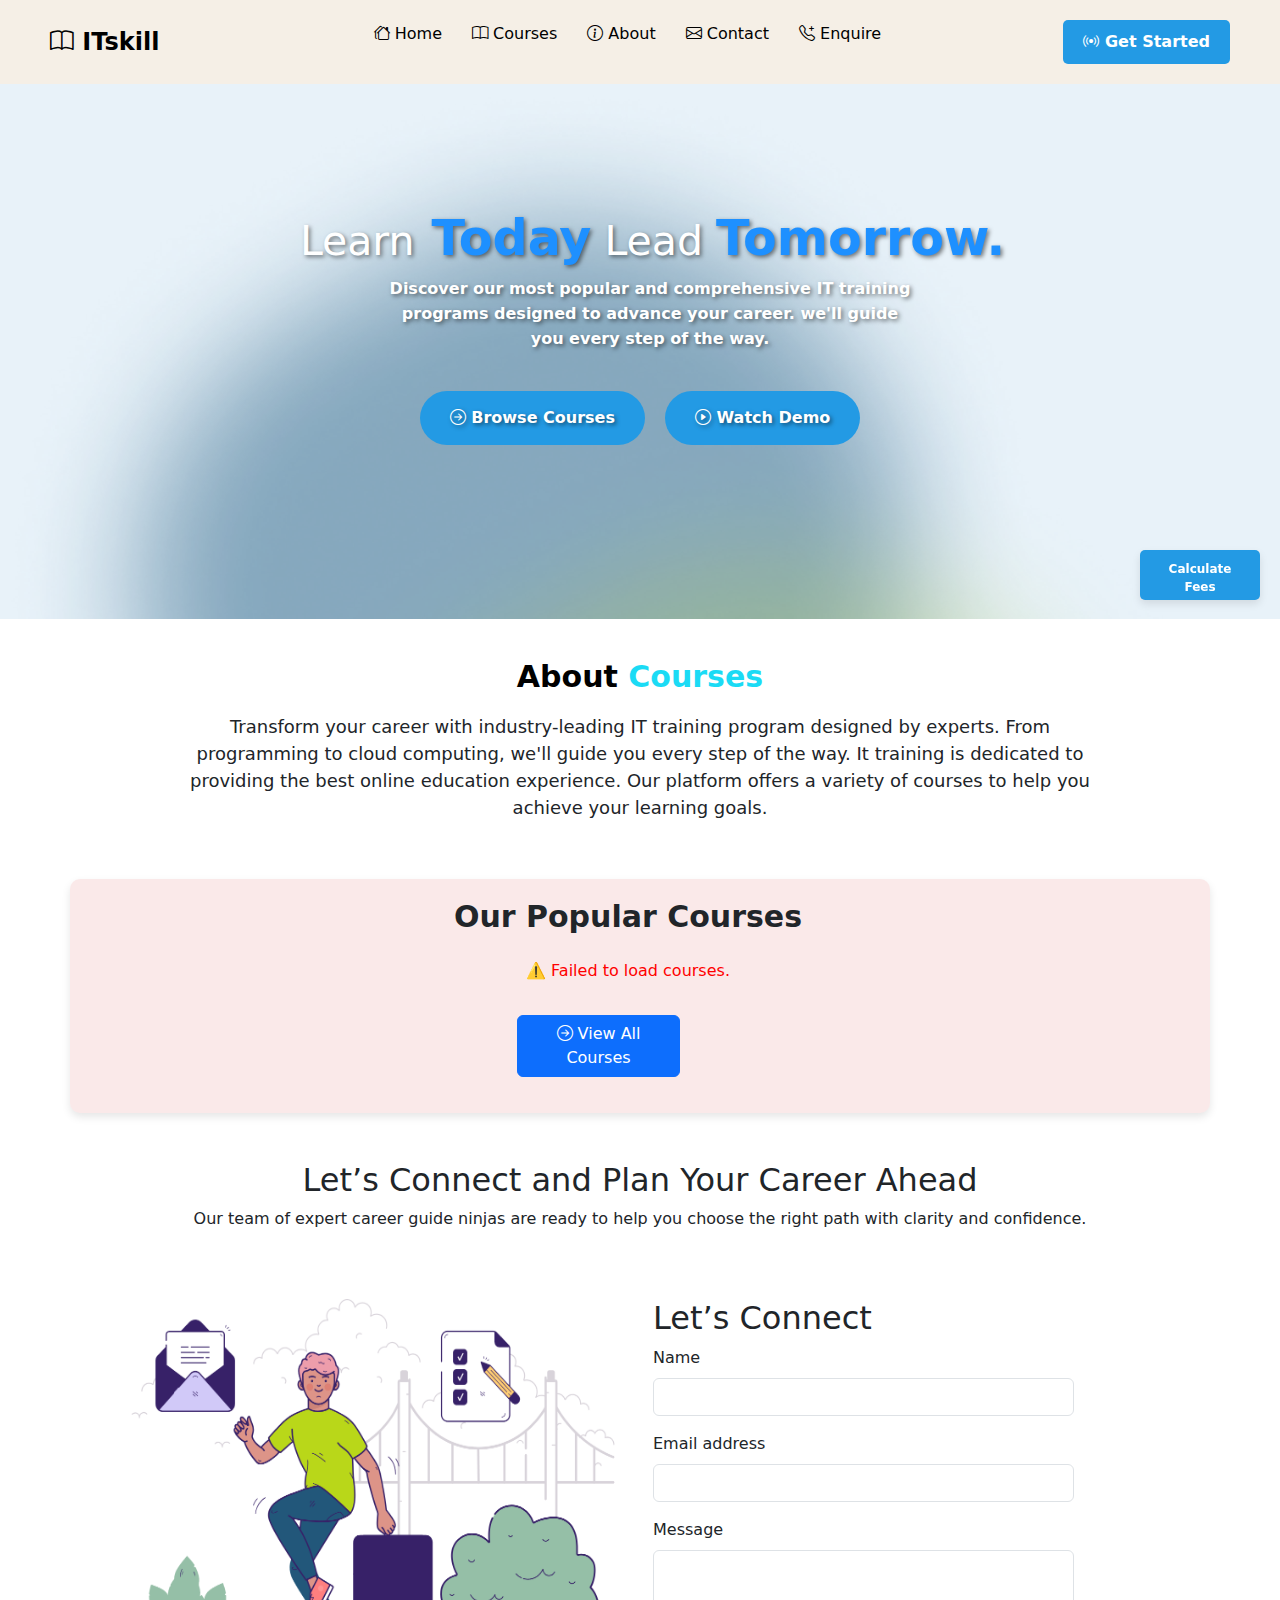
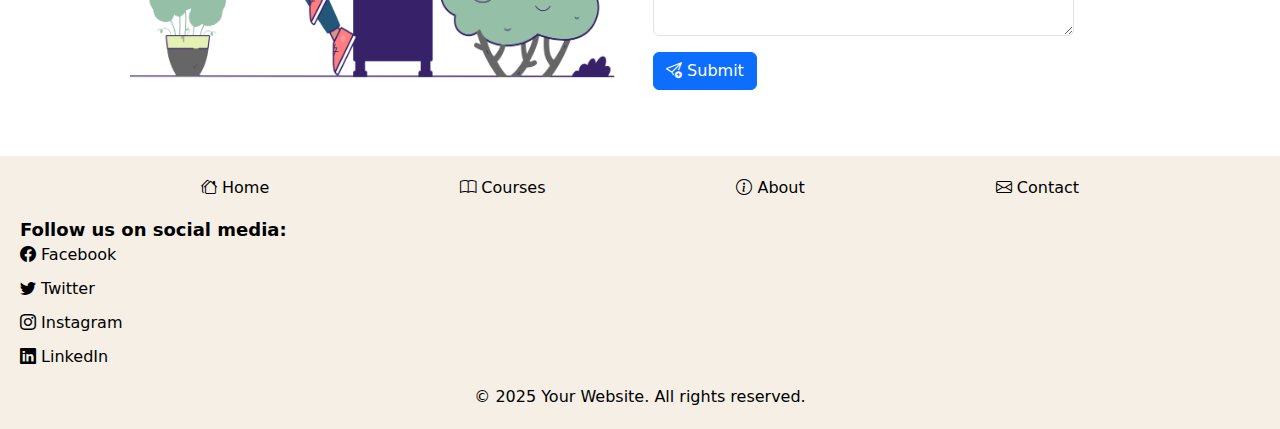
<file: index.html>
<!DOCTYPE html>
<html lang="en">

<head>
    <meta charset="UTF-8">
    <meta name="viewport" content="width=device-width, initial-scale=1.0">
    <title>ITskill-Learn Today Lead Tomorrow.</title>
    <link rel="stylesheet" href="styles.css">
    <link href="bootstrap-5.3.7-dist/css/bootstrap.min.css" rel="stylesheet">
    <script src="https://cdn.jsdelivr.net/npm/bootstrap@5.3.7/dist/js/bootstrap.bundle.min.js"
        integrity="sha384-ndDqU0Gzau9qJ1lfW4pNLlhNTkCfHzAVBReH9diLvGRem5+R9g2FzA8ZGN954O5Q"
        crossorigin="anonymous"></script>
    <link href="https://cdn.jsdelivr.net/npm/bootstrap-icons@1.10.5/font/bootstrap-icons.css" rel="stylesheet">
    
</head>
</button>

<body>
    <!-- Header Start -->
    <header>
        <nav class="navbar">
            <a href="index.html" class="logo"><i class="bi bi-book"></i> ITskill</a>
            <ul class="nav-links" type="none">
                <li class="links"><a href="index.html"><i class="bi bi-houses"></i> Home</a></li>
                <li class="links"><a href="Courses.html"><i class="bi bi-book"></i> Courses</a></li>
                <li class="links"><a href="About.html"><i class="bi bi-info-circle"></i> About</a></li>
                <li class="links"><a href="Contact.html"><i class="bi bi-envelope"></i> Contact</a></li>
                <li class="links"><a href="#" data-bs-toggle="modal" data-bs-target="#EnquireModal"><i
                            class="bi bi-telephone-plus"></i> Enquire</a></li>
            </ul>

            <a href="Get-started-login.html" class="login"><i class="bi bi-broadcast"></i> Get Started</a>
        </nav>
    </header>
    <!-- Calculator Section -->
<main>
    <!-- Button trigger modal -->
    <button type="button" class="btn btn-primary CalculateFees" data-bs-toggle="modal"
        data-bs-target="#exampleModal">
        Calculate Fees
    </button>

    <div class="modal fade" id="exampleModal" tabindex="-1" aria-labelledby="exampleModalLabel"
        aria-hidden="true">
        <div class="modal-dialog">
            <div class="modal-content">
                <div class="modal-header">
                    <h1 class="modal-title fs-5" id="exampleModalLabel">Calculate Fees</h1>
                    <button type="button" class="btn-close" data-bs-dismiss="modal"
                        aria-label="Close"></button>
                </div>
                <div class="modal-body">
                    <form id="emiForm">
                        <div class="mb-3">
                            <label for="name" class="form-label">Name</label>
                            <input type="text" class="form-control" id="name" required
                                placeholder="Enter your name">
                        </div>
                        <div class="mb-3">
                            <label for="phone" class="form-label">Phone Number</label>
                            <input type="tel" class="form-control" id="phone" required
                                placeholder="Enter your phone number">
                        </div>
                        <div class="mb-3">
                            <label for="email" class="form-label">Email</label>
                            <input type="email" class="form-control" id="email" required
                                placeholder="Enter your email">
                        </div>
                        <div class="mb-3">
                            <label for="courseSelect" class="form-label">Select Course</label>
                            <select id="courseSelect" class="form-select">
                                <option value="" disabled selected>Select a course</option>
                                <option value="webDevelopment" data-fee="50000">Web Development</option>
                                <option value="dataScience" data-fee="80000">Data Science</option>
                                <option value="pythonDevelopment" data-fee="60000">Python Development</option>
                                <option value="graphicDesign" data-fee="40000">Graphic Design</option>
                                <option value="javaDevelopment" data-fee="70000">Java Development</option>
                            </select>
                        </div>
                        <div class="mb-3">
                            <label for="durationSelect" class="form-label">Select Duration</label>
                            <select id="durationSelect" class="form-select">
                                <option value="" disabled selected>Select duration</option>
                                <option value="6">6 Months</option>
                                <option value="12">12 Months</option>
                                <option value="24">24 Months</option>
                            </select>
                        </div>
                    </form>
                    <!-- EMI Result -->
                    <div id="emiResult" class="alert alert-info d-none mt-3"></div>
                </div>
                <div class="modal-footer">
                    <!-- <button type="button" class="btn btn-secondary" data-bs-dismiss="modal">Close</button> -->
                    <button type="button" id="calculateBtn" class="btn btn-primary">Calculate EMI</button>
                </div>
            </div>
        </div>
    </div>
</main>
    <!-- Calculator Section End -->
    <!-- Header End -->
    <!-- Banner Start -->
    <main>
        <div class="banner">
            <div class="banner-content">
                <div class="banner-text">
                    <h1>Learn<span> Today</span> Lead <span>Tomorrow.</span></h1>
                    <p>Discover our most popular and comprehensive IT training programs designed to advance your
                        career. we'll guide you every step of the way.</p>
                    <div class="banner-buttons">
                        <a href="#courses" class="banner-btn"><i class="bi bi-arrow-right-circle"></i> Browse
                            Courses</a>
                        <a href="#" class="banner-btn" data-bs-toggle="modal" data-bs-target="#WatchModal"><i
                                class="bi bi-play-circle"></i> Watch Demo</a>
                    </div>
                </div>
            </div>
        </div>
    </main>
    <!-- Banner End -->
    <!-- Watch Demo Start -->
    <!-- Button trigger modal -->
    <div class="modal fade" id="WatchModal" tabindex="-1" aria-labelledby="WatchModalLabel" aria-hidden="true">
        <div class="modal-dialog">
            <div class="modal-content">
                <div class="modal-header">
                    <h1 class="modal-title fs-5" id="WatchModalLabel">Welcome to ITskill Training Education</h1>
                    <button type="button" class="btn-close" data-bs-dismiss="modal" aria-label="Close"></button>
                </div>
                <div class="modal-body">
                    <iframe width="460" height="315" src="https://www.youtube.com/embed/Jgf-BSEO8wc?si=CLGLfcKl7t8M0Dzg"
                        title="YouTube video player" frameborder="0"
                        allow="accelerometer; autoplay; clipboard-write; encrypted-media; gyroscope; picture-in-picture; web-share"
                        referrerpolicy="strict-origin-when-cross-origin" allowfullscreen></iframe>
                </div>
                <div class="modal-footer">
                    <!-- <h6 class="justify-content-center">© 2025 Your Website. All rights reserved.</h6> -->
                    <button type="button" class="btn btn-secondary" data-bs-dismiss="modal">Close</button>
                    <!-- <button type="button" class="btn btn-primary">Save changes</button> -->
                </div>
            </div>
        </div>
    </div>
    <!-- Watch Demo End -->
    <!-- hero Start -->
    <div class="hero">
        <h1 class="hero-header">About <span class="hero-span">Courses</span></h1>
        <p class="hero-p">Transform your career with industry-leading IT training program designed by experts. From
            programming to cloud computing, we'll guide you every step of the way. It training is dedicated to providing
            the best online education experience. Our platform offers a variety of courses to help you achieve your
            learning goals.</p>
    </div>
    <!-- hero End -->
    <!-- Courses Start -->
    <!-- <div class="courses">
        <div class="course">
            <img src="/Image/Courses-1.jpg" alt="Course 1">
            <h2>Web Development</h2>
            <p>Learn the fundamentals of web development. Learn the fundamentals of web development.</p>
            <div class="course-details">
                <p>₹200</p>
                <a href="#" class="btn">Enroll Now</a>
            </div>
        </div>
        <div class="course">
            <img src="/Image/Courses-2.jpg" alt="Course 2">
            <h2>Web Development</h2>
            <p>Learn the fundamentals of web development. Learn the fundamentals of web development.</p>
            <div class="course-details">
                <p>₹200</p>
                <a href="#" class="btn">Enroll Now</a>
            </div>
        </div>
        <div class="course">
            <img src="/Image/Courses-3.jpg" alt="Course 3">
            <h2>Web Development</h2>
            <p>Learn the fundamentals of web development. Learn the fundamentals of web development.</p>
            <div class="course-details">
                <p>₹200</p>
                <a href="#" class="btn">Enroll Now</a>
            </div>
        </div>
        <div class="course">
            <img src="/Image/Courses-4.jpg" alt="Course 4">
            <h2>Web Development</h2>
            <p>Learn the fundamentals of web development. Learn the fundamentals of web development.</p>
            <div class="course-details">
                <p>₹200</p>
                <a href="#" class="btn">Enroll Now</a>
            </div>
        </div>
        <div class="course">
            <img src="/Image/Courses-5.jpg" alt="Course 5">
            <h2>Web Development</h2>
            <p>Learn the fundamentals of web development. Learn the fundamentals of web development.</p>
            <div class="course-details">
                <p>₹200</p>
                <a href="#" class="btn">Enroll Now</a>
            </div>
        </div>
        <div class="course">
            <img src="/Image/Courses-5.jpg" alt="Course 5">
            <h2>Web Development</h2>
            <p>Learn the fundamentals of web development. Learn the fundamentals of web development.</p>
            <div class="course-details">
                <p>₹200</p>
                <a href="#" class="btn">Enroll Now</a>
            </div>
        </div>
        <div class="course-btn">
            <a href="Courses.html" class="btn">View All Courses</a>
        </div>
    </div> -->
    <div class="container mt-5 card-img-bkp" id="courses">
        <div class="row">
            <div class="row Courses" id="courses">
                <h2 class="row-title">Our Popular Courses</h2>
                <div class="col justify-content-center d-flex flex-wrap mt-2 gap-3">
                    <!-- Card Api Start -->
                   
                        <div class="card-body col justify-content-center d-flex flex-wrap mt-2 gap-3" id="course-container" style="width: 18rem;">

                        </div>
                    

                    <!-- Card Api End -->
                </div>
            </div>
        </div>
        <div class="row justify-content-center mt-3 mb-3">
            <div class="col-2">
                <a href="Courses.html" class="btn btn-primary mobile-a"><i class="bi bi-arrow-right-circle"></i> View
                    All
                    Courses</a>
            </div>
        </div>
    </div>
    <!-- courses end -->
    <!-- courses modal start -->
    <div class="modal fade" id="coursemodal" tabindex="-1" aria-labelledby="coursemodalLabel" aria-hidden="true">
        <div class="modal-dialog">
            <div class="modal-content">
                <div class="modal-header">
                    <h1 class="modal-title fs-5" id="coursemodalLabel">Enroll Course</h1>
                    <button type="button" class="btn-close" data-bs-dismiss="modal" aria-label="Close"></button>
                </div>
                <div class="modal-body enroll-banner">
                    <div class="modal-body">
                        <h2>Enquire Course</h2>
                        <form>
                            <div class="mb-3">
                                <label for="name" class="form-label">Name</label>
                                <input type="text" class="form-control" id="name" required
                                    placeholder="Enter your name">
                            </div>
                            <div class="mb-3">
                                <label for="phone" class="form-label">Phone Number</label>
                                <input type="tel" class="form-control" id="phone" required
                                    placeholder="Enter your phone number">
                            </div>
                            <div class="mb-3">
                                <label for="email" class="form-label">Email</label>
                                <input type="email" class="form-control" id="email" required
                                    placeholder="Enter your email">
                            </div>
                            <div class="mb-3">
                                <label for="Select" class="form-label">Select Course</label>
                                <select id="Select" class="form-select">
                                    <option>Select Your Course</option>
                                    <option>Full-Stack Developer</option>
                                    <option>Java Developer</option>
                                    <option>Python Developer</option>
                                    <option>Full-Stack Web Developer</option>
                                    <option>React Development</option>
                                    <option>Data Science</option>
                                    <option>Graphic Design</option>
                                    <option>Angular Development</option>
                                    <option>Web Development</option>
                                    <option>App Development</option>
                                    <option>Other course</option>
                                </select>
                            </div>
                            <div class="mb-3">
                                <label for="message" class="form-label">Message</label>
                                <textarea class="form-control" id="message" rows="3"
                                    placeholder="Enter your message"></textarea>
                            </div>
                            <div class="modal-footer">
                                <p class="text-white justify-content-center">Fill out the form below to get instant
                                    access to our course brochure.</p>
                                <button type="button" class="btn btn-secondary" data-bs-dismiss="modal">Close</button>
                                <a href="/Image/Building Blocks Of Website.pdf"
                                    download="Building Blocks Of Website.pdf" target="_blank"> <button type="button"
                                        class="btn btn-primary">Enroll Now</button></a>
                            </div>
                    </div>
                </div>
                <!-- <div class="modal-footer">
                    <button type="button" class="btn btn-secondary" data-bs-dismiss="modal">Close</button>
                    <button type="button" class="btn btn-primary">Enroll Now</button>
                </div> -->
            </div>
        </div>
    </div>
    <!-- courses modal end -->
    <!-- Footer Start -->
    <!-- Modal Start -->
    <!-- Button trigger modal -->


    <!-- Modal -->
    <div class="modal fade" id="EnquireModal" tabindex="-1" aria-labelledby="EnquireLabel" aria-hidden="true">
        <div class="modal-dialog">
            <div class="modal-content">
                <div class="modal-header">
                    <h1 class="modal-title fs-5" id="EnquireLabel">Enquire Now</h1>
                    <button type="button" class="btn-close" data-bs-dismiss="modal" aria-label="Close"></button>
                </div>
                <div class="modal-body">
                    <h2>Enquire Now</h2>
                    <form>
                        <div class="mb-3">
                            <label for="name" class="form-label">Name</label>
                            <input type="text" class="form-control" id="name" required placeholder="Enter your name">
                        </div>
                        <div class="mb-3">
                            <label for="phone" class="form-label">Phone Number</label>
                            <input type="tel" class="form-control" id="phone" required
                                placeholder="Enter your phone number">
                        </div>
                        <div class="mb-3">
                            <label for="email" class="form-label">Email</label>
                            <input type="email" class="form-control" id="femail" onkeyup="myfunction()"
                                placeholder="Enter your email">
                        </div>
                        <div class="mb-3">
                            <label for="message" class="form-label">Message</label>
                            <textarea class="form-control" id="message" rows="3"
                                placeholder="Enter your message"></textarea>
                        </div>
                </div>
                <div class="modal-footer">
                    <button type="button" id="btn-close" class="btn btn-secondary" data-bs-dismiss="modal"><i
                            class="bi bi-x-circle" id="fbutton"></i> Close</button>
                    <button type="button" id="fbutton" class="btn btn-primary"><i class="bi bi-send-check"></i>
                        Send</button>
                </div>
            </div>
        </div>
    </div>
    <!-- Modal End -->
    <!-- Let’s Connect Start form -->
    <div class="container">
        <h2 class="text-center mt-5">Let’s Connect and Plan Your Career Ahead</h2>
        <p class="text-center mb-5">Our team of expert career guide ninjas are ready to help you choose the right path
            with clarity and confidence.</p>

        <div class="row gap-5">
            <div class="col-5 ms-5 let-form xs-5 col-md-4 col-lg-4 col-xl-5">
                <img src="/Image/form-image-bkp.png" alt="login-page image" class="mobile" width="500px" height="437px">
            </div>
            <div class="col-5 col-md-4 col-lg-4 col-xl-4 me-5 lets-connect login-forms">
                <form id="letsconnect" class="bg-light p-4 rounded shadow p-5 mt-5">
                    <h2>Let’s Connect</h2>
                    <div class="mb-3">
                        <label for="exampleInputname" class="form-label">Name</label>
                        <input type="text" class="form-control" id="exampleInputname" aria-describedby="nameHelp"
                            required>
                    </div>
                    <div class="mb-3">
                        <label for="exampleInputEmail1" class="form-label">Email address</label>
                        <input type="email" class="form-control" id="exampleInputEmail1" aria-describedby="emailHelp"
                            required>
                    </div>
                    <div class="mb-3">
                        <label for="exampleInputMessage" class="form-label">Message</label>
                        <textarea class="form-control" id="exampleInputMessage" rows="3" required></textarea>
                    </div>
                    <button type="submit" class="btn btn-primary"><i class="bi bi-send-plus"></i> Submit</button>
                </form>
            </div>
        </div>
    </div>
    <!-- Let’s Connect End form -->
    <!-- Footer Start -->
    <footer>
        <div class="footer-content">
            <ul class="footer-links" type="none">
                <li><a href="index.html"><i class="bi bi-houses"></i> Home</a></li>
                <li><a href="Courses.html"><i class="bi bi-book"></i> Courses</a></li>
                <li><a href="About.html"><i class="bi bi-info-circle"></i> About</a></li>
                <li><a href="Contact.html"><i class="bi bi-envelope"></i> Contact</a></li>
            </ul>
            <p class="social-para">Follow us on social media:</p>
            <ul class="socials" type="none">
                <li><a href="#"><i class="bi bi-facebook"></i> Facebook</a></li>
                <li><a href="#"><i class="bi bi-twitter"></i> Twitter</a></li>
                <li><a href="#"><i class="bi bi-instagram"></i> Instagram</a></li>
                <li><a href="#"><i class="bi bi-linkedin"></i> LinkedIn</a></li>
            </ul>
            <p>&copy; 2025 Your Website. All rights reserved.</p>
        </div>
    </footer>
    <!-- Footer End -->
    </section>
    <script src="index.js"></script>
</body>
<script>
    document.getElementById("calculateBtn").addEventListener("click", function () {
        const courseSelect = document.getElementById("courseSelect");
        const durationSelect = document.getElementById("durationSelect");
        const emiResult = document.getElementById("emiResult");

        const selectedCourse = courseSelect.options[courseSelect.selectedIndex];
        const fee = parseFloat(selectedCourse.getAttribute("data-fee"));
        const months = parseInt(durationSelect.value);

        // Example Interest Rate (10% annually)
        const annualInterestRate = 10;
        const monthlyInterestRate = annualInterestRate / 12 / 100;

        if (!fee || !months) {
            emiResult.classList.remove("alert-info");
            emiResult.classList.add("alert-danger");
            emiResult.textContent = "Please select both course and duration.";
            emiResult.classList.remove("d-none");
            return;
        }

        // EMI Formula
        const emi = (fee * monthlyInterestRate * Math.pow(1 + monthlyInterestRate, months)) /
            (Math.pow(1 + monthlyInterestRate, months) - 1);

        const totalPayable = emi * months; // Total amount with interest
        const actualAmount = fee; // Original course fee

        emiResult.classList.remove("d-none");
        emiResult.classList.remove("alert-danger");
        emiResult.classList.add("alert-info");
        emiResult.innerHTML = `
            <strong>Course:</strong> ${selectedCourse.text} <br>
            <strong>Duration:</strong> ${months} Months <br><hr>
            <strong>Actual Amount:</strong> ₹${actualAmount.toLocaleString()} <br>
            <strong>Total Payable (with Interest):</strong> ₹${totalPayable.toFixed(2).toLocaleString()} <br>
            <strong>Monthly EMI:</strong> ₹${emi.toFixed(2).toLocaleString()}
        `;
    });
</script>
<script src="Course-api.js"></script>
</html>
</file>
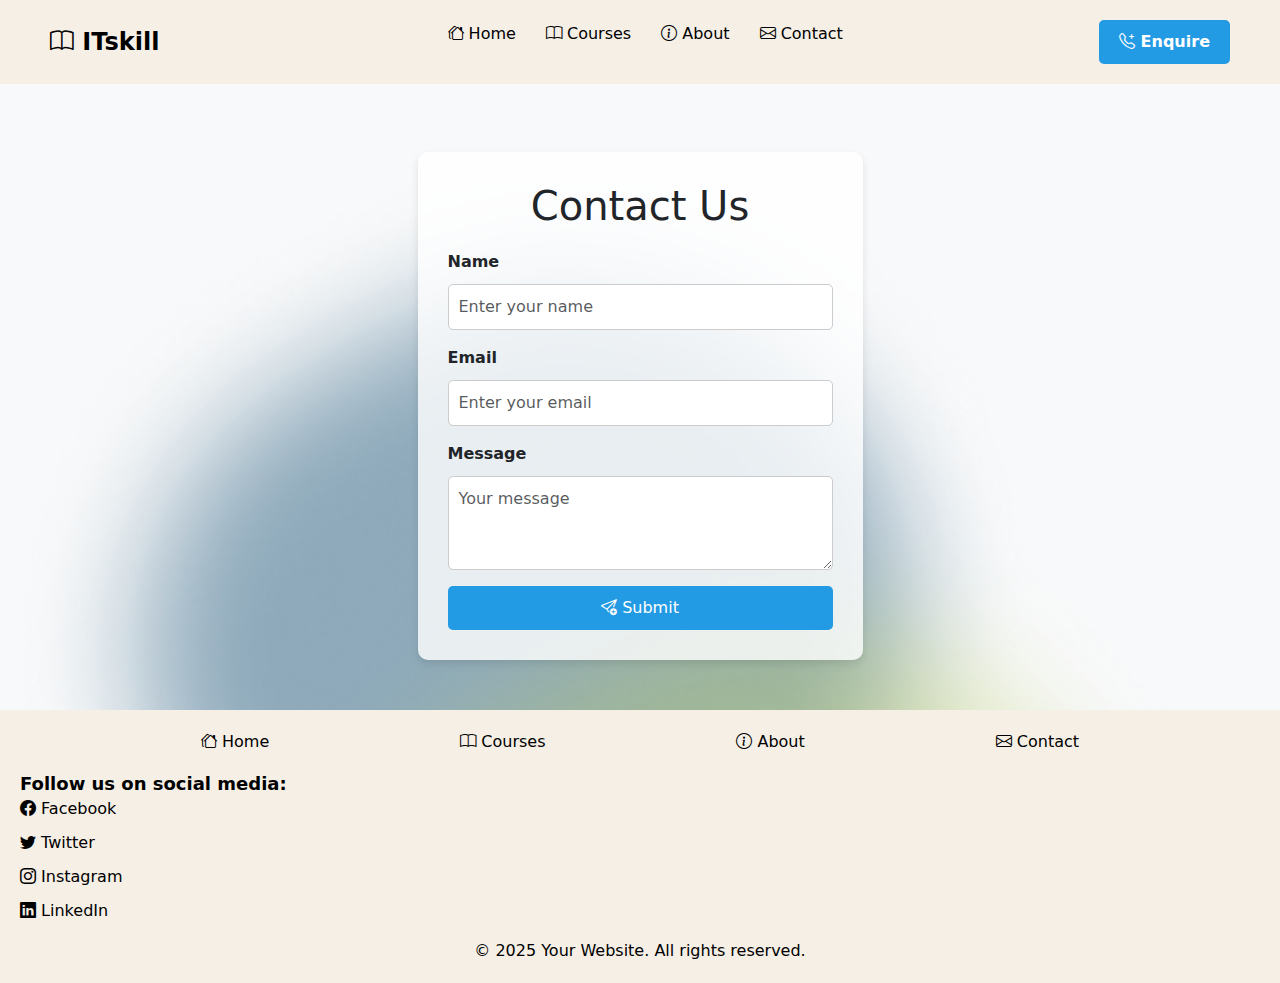
<file: Contact.html>
<!DOCTYPE html>
<html lang="en">

<head>
    <meta charset="UTF-8">
    <meta name="viewport" content="width=device-width, initial-scale=1.0">
    <title>Contact</title>
    <link rel="stylesheet" href="styles.css">
    <link href="bootstrap-5.3.7-dist/css/bootstrap.min.css" rel="stylesheet">
    <script src="https://cdn.jsdelivr.net/npm/bootstrap@5.3.7/dist/js/bootstrap.bundle.min.js"
        integrity="sha384-ndDqU0Gzau9qJ1lfW4pNLlhNTkCfHzAVBReH9diLvGRem5+R9g2FzA8ZGN954O5Q"
        crossorigin="anonymous"></script>
    <link href="https://cdn.jsdelivr.net/npm/bootstrap-icons@1.10.5/font/bootstrap-icons.css" rel="stylesheet">
    <style>
        body {
            background-color: #f8f9fa;
            text-decoration: none;
        }

        .navbar {
            padding: 10px;
        }

        a {
            text-decoration: none;
            color: #000;
        }

        .contact-form {
            margin-top: 50px;
        }

        .contact-form h1 {
            margin-bottom: 20px;
        }

        .contact-form .form-control {
            margin-bottom: 15px;
        }

        .contact-form .btn {
            width: 100%;
        }

        /* Contact Section Start */
        .contact-form {
            height: 100%;
            background-image: url('/Image/background-circle.png');
            background-size: cover;
            display: flex;
            justify-content: center;
            align-items: center;
            /* text-align: center; */
            position: relative;
            padding-bottom: 50px;
            margin-bottom: -20px;
        }

        .container {
            max-width: 1296px;
            margin: 0 auto;
            padding: 20px;
        }

        .contact-form {
            display: flex;
            flex-direction: column;
        }

        .contact-form label {
            margin-bottom: 10px;
            font-weight: bold;
        }

        .contact-form input,
        .contact-form textarea {
            padding: 10px;
            margin-bottom: 20px;
            border: 1px solid #ccc;
            border-radius: 5px;
        }

        .contact-form button {
            padding: 10px;
            background-color: rgb(35, 154, 228);
            color: white;
            border: none;
            border-radius: 5px;
            cursor: pointer;
        }

        .contact-form button:hover {
            background-color: rgba(25, 123, 198, 0.24);
            color: black;
        }

        .login-forms {
            background-color: rgba(255, 255, 255, 0.8) !important;
            padding: 30px !important;
            border-radius: 10px !important;
            box-shadow: 0 4px 8px rgba(0, 0, 0, 0.1) !important;
        }

        /* Contact Section End */
    </style>
</head>

<body>
    <!-- Header Start -->
    <header>
        <nav class="navbar">
            <a href="index.html" class="logo"><i class="bi bi-book"></i> ITskill</a>
            <ul class="nav-links" type="none">
                <li class="links"><a href="index.html"><i class="bi bi-houses"></i> Home</a></li>
                <li class="links"><a href="Courses.html"><i class="bi bi-book"></i> Courses</a></li>
                <li class="links"><a href="About.html"><i class="bi bi-info-circle"></i> About</a></li>
                <li class="links"><a href="Contact.html"><i class="bi bi-envelope"></i> Contact</a></li>
            </ul>
            <a href="#" class="login" data-bs-toggle="modal" data-bs-target="#exampleModal"><i
                    class="bi bi-telephone-plus"></i> Enquire</a>
        </nav>
    </header>
    <!-- Header End -->
    <div class="container">
        <div class="row justify-content-center mt-5 contact-form">
            <div class="col-5 bg-light p-4 rounded shadow login-forms">
                <h1 class="text-center">Contact Us</h1>
                <form>
                    <div class="mb-3">
                        <label for="name" class="form-label">Name</label>
                        <input type="text" class="form-control" id="name" placeholder="Enter your name">
                    </div>
                    <div class="mb-3">
                        <label for="email" class="form-label">Email</label>
                        <input type="email" class="form-control" id="email" placeholder="Enter your email">
                    </div>
                    <div class="mb-3">
                        <label for="message" class="form-label">Message</label>
                        <textarea class="form-control" id="message" rows="3" placeholder="Your message"></textarea>
                    </div>
                    <button type="submit" class="btn btn-primary"><i class="bi bi-send-plus"></i> Submit</button>
                </form>
            </div>
        </div>
    </div>
    <!-- Modal -->
    <div class="modal fade" id="exampleModal" tabindex="-1" aria-labelledby="exampleModalLabel" aria-hidden="true">
        <div class="modal-dialog">
            <div class="modal-content">
                <div class="modal-header">
                    <h1 class="modal-title fs-5" id="exampleModalLabel">Enquire Now</h1>
                    <button type="button" class="btn-close" data-bs-dismiss="modal" aria-label="Close"></button>
                </div>
                <div class="modal-body">
                    <h2>Enquire Now</h2>
                    <form>
                        <div class="mb-3">
                            <label for="name" class="form-label">Name</label>
                            <input type="text" class="form-control" id="name" required placeholder="Enter your name">
                        </div>
                        <div class="mb-3">
                            <label for="phone" class="form-label">Phone Number</label>
                            <input type="tel" class="form-control" id="phone" required
                                placeholder="Enter your phone number">
                        </div>
                        <div class="mb-3">
                            <label for="email" class="form-label">Email</label>
                            <input type="email" class="form-control" id="email" required placeholder="Enter your email">
                        </div>
                        <div class="mb-3">
                            <label for="message" class="form-label">Message</label>
                            <textarea class="form-control" id="message" rows="3"
                                placeholder="Enter your message"></textarea>
                        </div>
                </div>
                <div class="modal-footer">
                    <button type="button" class="btn btn-secondary" data-bs-dismiss="modal"><i
                            class="bi bi-x-circle"></i> Close</button>
                    <button type="button" class="btn btn-primary"><i class="bi bi-send-check"></i> Send</button>
                </div>
            </div>
        </div>
    </div>
    <!-- Modal End -->
    <!-- Footer Start -->
    <!-- Footer Start -->
    <footer>
        <div class="footer-content">
            <ul class="footer-links" type="none">
                <li><a href="index.html"><i class="bi bi-houses"></i> Home</a></li>
                <li><a href="Courses.html"><i class="bi bi-book"></i> Courses</a></li>
                <li><a href="About.html"><i class="bi bi-info-circle"></i> About</a></li>
                <li><a href="Contact.html"><i class="bi bi-envelope"></i> Contact</a></li>
            </ul>
            <p class="social-para">Follow us on social media:</p>
            <ul class="socials" type="none">
                <li><a href="#"><i class="bi bi-facebook"></i> Facebook</a></li>
                <li><a href="#"><i class="bi bi-twitter"></i> Twitter</a></li>
                <li><a href="#"><i class="bi bi-instagram"></i> Instagram</a></li>
                <li><a href="#"><i class="bi bi-linkedin"></i> LinkedIn</a></li>
            </ul>

            <p>&copy; 2025 Your Website. All rights reserved.</p>
        </div>
    </footer>
    <!-- Footer End -->
</body>

</html>
</file>
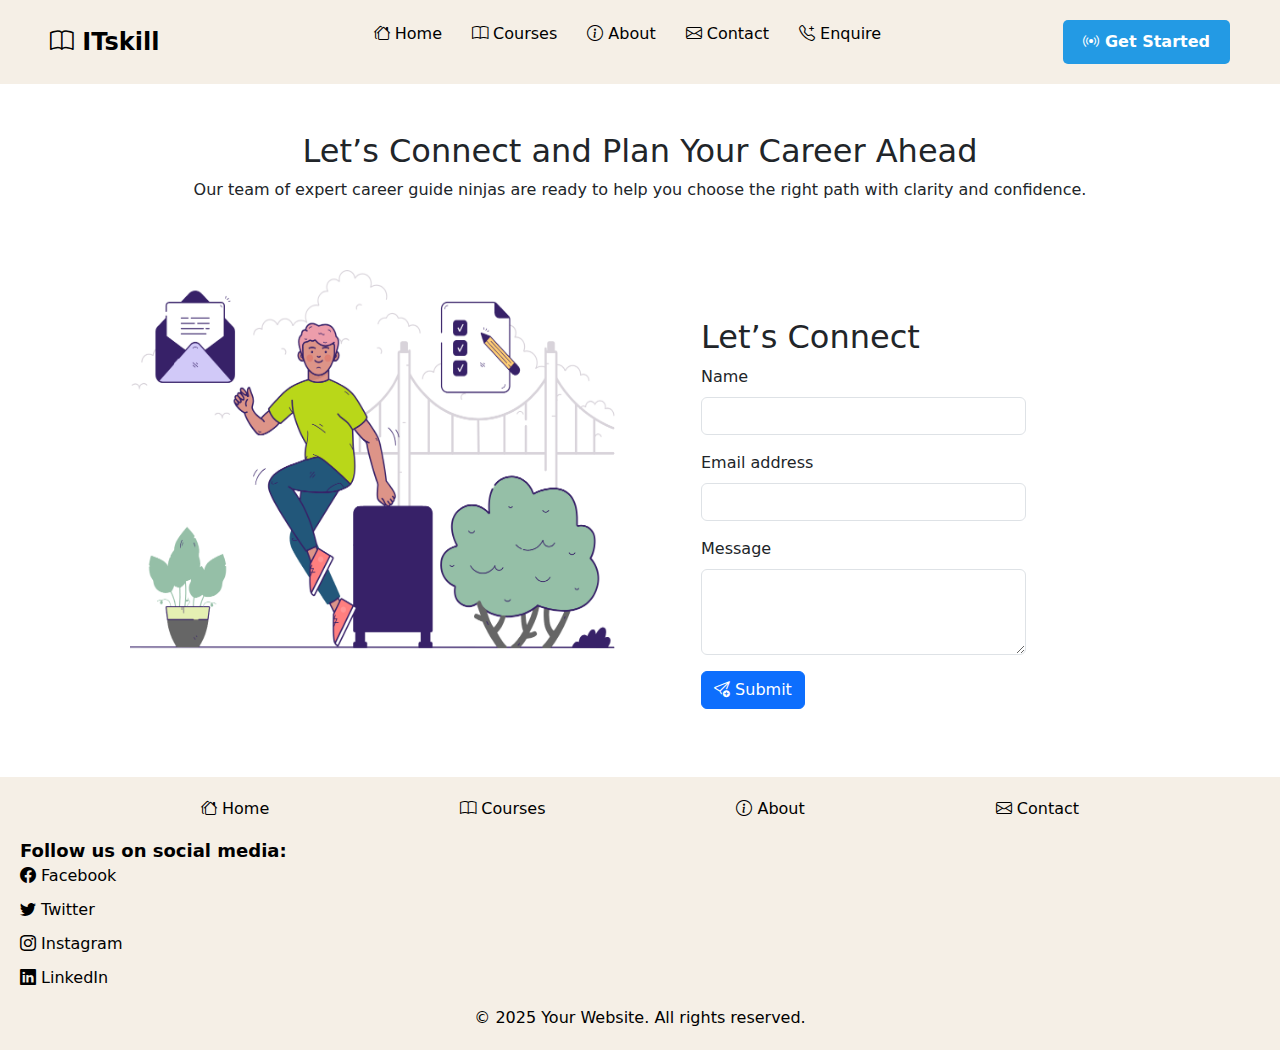
<file: Courses-layout.html>
<!DOCTYPE html>
<html lang="en">

<head>
    <meta charset="UTF-8">
    <meta name="viewport" content="width=device-width, initial-scale=1.0">
    <title>Document</title>
    <link href="styles.css" rel="stylesheet">
    <link href="bootstrap-5.3.7-dist/css/bootstrap.min.css" rel="stylesheet">
    <script src="https://cdn.jsdelivr.net/npm/bootstrap@5.3.7/dist/js/bootstrap.bundle.min.js"
        integrity="sha384-ndDqU0Gzau9qJ1lfW4pNLlhNTkCfHzAVBReH9diLvGRem5+R9g2FzA8ZGN954O5Q"
        crossorigin="anonymous"></script>
    <link href="https://cdn.jsdelivr.net/npm/bootstrap-icons@1.10.5/font/bootstrap-icons.css" rel="stylesheet">

</head>

<body>
    <!-- Header Start -->
    <header>
        <nav class="navbar">
            <a href="index.html" class="logo"><i class="bi bi-book"></i> ITskill</a>
            <ul class="nav-links" type="none">
                <li class="links"><a href="index.html"><i class="bi bi-houses"></i> Home</a></li>
                <li class="links"><a href="Courses.html"><i class="bi bi-book"></i> Courses</a></li>
                <li class="links"><a href="About.html"><i class="bi bi-info-circle"></i> About</a></li>
                <li class="links"><a href="Contact.html"><i class="bi bi-envelope"></i> Contact</a></li>
                <li class="links"><a href="#" data-bs-toggle="modal" data-bs-target="#exampleModal"><i
                            class="bi bi-telephone-plus"></i> Enquire</a></li>
            </ul>

            <a href="Get-started-login.html" class="login"><i class="bi bi-broadcast"></i> Get Started</a>
        </nav>
    </header>
    <!-- Header End -->
    <section>
        <main>
            
        </main>
    </section>
    <!-- Let’s Connect Start form -->
    <div class="container">
        <h2 class="text-center mt-5">Let’s Connect and Plan Your Career Ahead</h2>
        <p class="text-center mb-5">Our team of expert career guide ninjas are ready to help you choose the right path
            with clarity and confidence.</p>

        <div class="row gap-5">
            <div class="col-5 ms-5 let-form xs-5 col-md-4 col-lg-4 col-xl-5">
                <img src="/Image/form-image-bkp.png" alt="login-page image" class="mobile" width="500px" height="437px">
            </div>
            <div class="col-5 col-md-4 col-lg-4 col-xl-4 me-5 lets-connect login-forms">
                <form class=" p-4 rounded p-5">
                    <h2>Let’s Connect</h2>
                    <div class="mb-3">
                        <label for="exampleInputname" class="form-label">Name</label>
                        <input type="text" class="form-control" id="exampleInputname" aria-describedby="nameHelp">
                    </div>
                    <div class="mb-3">
                        <label for="exampleInputEmail1" class="form-label">Email address</label>
                        <input type="email" class="form-control" id="exampleInputEmail1" aria-describedby="emailHelp">
                    </div>
                    <div class="mb-3">
                        <label for="exampleInputMessage" class="form-label">Message</label>
                        <textarea class="form-control" id="exampleInputMessage" rows="3"></textarea>
                    </div>
                    <button type="submit" class="btn btn-primary"><i class="bi bi-send-plus"></i> Submit</button>

            </div>
        </div>
    </div>
    <!-- Let’s Connect End form -->
    <!-- Footer Start -->
    <footer>
        <div class="footer-content">
            <ul class="footer-links" type="none">
                <li><a href="index.html"><i class="bi bi-houses"></i> Home</a></li>
                <li><a href="Courses.html"><i class="bi bi-book"></i> Courses</a></li>
                <li><a href="About.html"><i class="bi bi-info-circle"></i> About</a></li>
                <li><a href="Contact.html"><i class="bi bi-envelope"></i> Contact</a></li>
            </ul>
            <p class="social-para">Follow us on social media:</p>
            <ul class="socials" type="none">
                <li><a href="#"><i class="bi bi-facebook"></i> Facebook</a></li>
                <li><a href="#"><i class="bi bi-twitter"></i> Twitter</a></li>
                <li><a href="#"><i class="bi bi-instagram"></i> Instagram</a></li>
                <li><a href="#"><i class="bi bi-linkedin"></i> LinkedIn</a></li>
            </ul>
            <p>&copy; 2025 Your Website. All rights reserved.</p>
        </div>
    </footer>
    <!-- Footer End -->
</body>

</html>
</file>
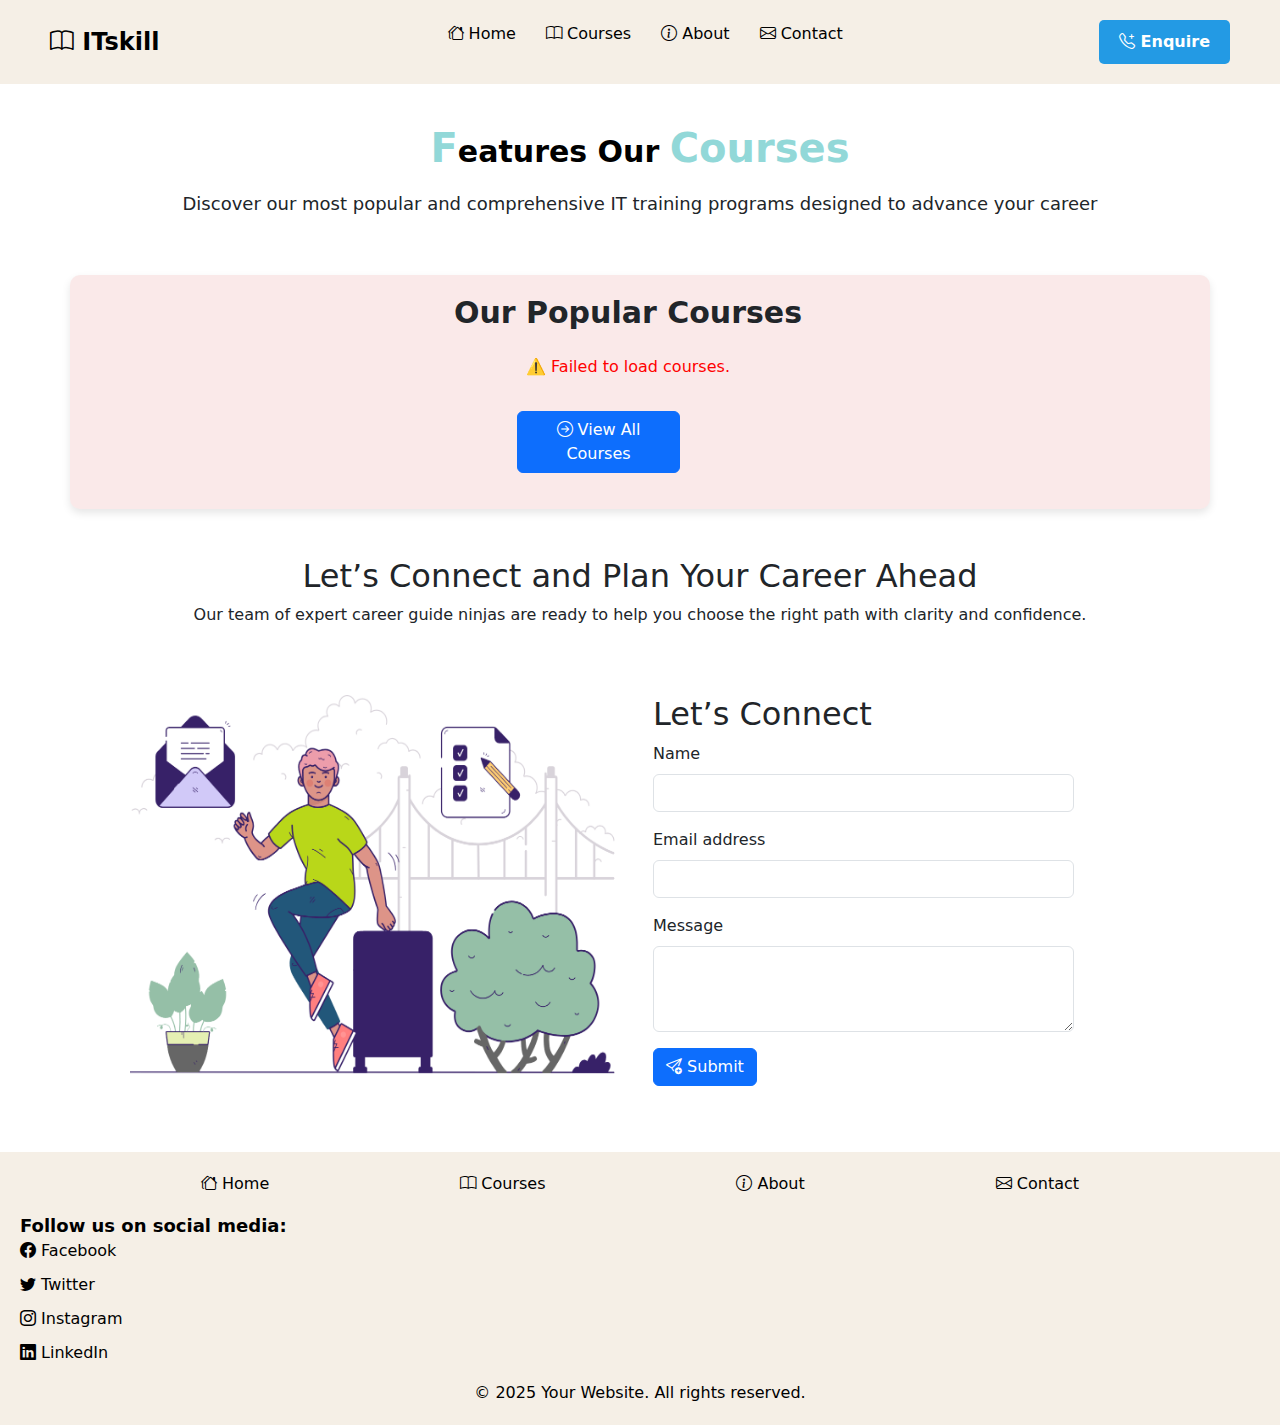
<file: Courses.html>
<!DOCTYPE html>
<html lang="en">

<head>
    <meta charset="UTF-8">
    <meta name="viewport" content="width=device-width, initial-scale=1.0">
    <title>ITskill || Course's.</title>
    <link rel="stylesheet" href="styles.css">
    <link href="bootstrap-5.3.7-dist/css/bootstrap.min.css" rel="stylesheet">
    <script src="https://cdn.jsdelivr.net/npm/bootstrap@5.3.7/dist/js/bootstrap.bundle.min.js"
        integrity="sha384-ndDqU0Gzau9qJ1lfW4pNLlhNTkCfHzAVBReH9diLvGRem5+R9g2FzA8ZGN954O5Q"
        crossorigin="anonymous"></script>
    <link href="https://cdn.jsdelivr.net/npm/bootstrap-icons@1.10.5/font/bootstrap-icons.css" rel="stylesheet">
</head>
<style>
    .hero-header::first-letter {
        color: #92d8d8;
        font-size: 2.5rem;
    }

    .highlight {
        color: #92d8d8;
        font-size: 2.5rem;
    }
</style>

<body>
    <!-- Header Start -->
    <header>
        <nav class="navbar">
            <a href="index.html" class="logo"><i class="bi bi-book"></i> ITskill</a>
            <ul class="nav-links" type="none">
                <li class="links"><a href="index.html"><i class="bi bi-houses"></i> Home</a></li>
                <li class="links"><a href="Courses.html"><i class="bi bi-book"></i> Courses</a></li>
                <li class="links"><a href="About.html"><i class="bi bi-info-circle"></i> About</a></li>
                <li class="links"><a href="Contact.html"><i class="bi bi-envelope"></i> Contact</a></li>
            </ul>
            <a href="#" class="login" data-bs-toggle="modal" data-bs-target="#exampleModal"><i
                    class="bi bi-telephone-plus"></i> Enquire</a>
        </nav>
    </header>
    <!-- Header End -->
    <!-- Contact Section Start -->
    <!-- hero Start -->
    <div class="hero">
        <h1 class="hero-header">Features Our <span class="highlight">Courses</span> </h1>
        <p class="hero-p">Discover our most popular and comprehensive IT training programs designed to advance your
            career</p>
    </div>
    <!-- hero End -->
    <!-- Courses Start -->
    <div class="container mt-5 card-img-bkp" id="courses">
        <div class="row">
            <div class="row Courses" id="courses">
                <h2 class="row-title">Our Popular Courses</h2>
                <div class="col justify-content-center d-flex flex-wrap mt-2 gap-3">
                    <!-- Card Api Start -->
                   
                        <div class="card-body col justify-content-center d-flex flex-wrap mt-2 gap-3" id="course-container" style="width: 18rem;">

                        </div>
                    

                    <!-- Card Api End -->
                </div>
            </div>
        </div>
        <div class="row justify-content-center mt-3 mb-3">
            <div class="col-2">
                <a href="Courses.html" class="btn btn-primary mobile-a"><i class="bi bi-arrow-right-circle"></i> View
                    All
                    Courses</a>
            </div>
        </div>
    </div>
    <!-- courses end -->
    <!-- courses modal start -->
    <div class="modal fade" id="coursemodal" tabindex="-1" aria-labelledby="coursemodalLabel" aria-hidden="true">
        <div class="modal-dialog">
            <div class="modal-content">
                <div class="modal-header">
                    <h1 class="modal-title fs-5" id="coursemodalLabel">Enroll Course</h1>
                    <button type="button" class="btn-close" data-bs-dismiss="modal" aria-label="Close"></button>
                </div>
                <div class="modal-body enroll-banner">
                    <div class="modal-body">
                        <h2>Enquire Course</h2>
                        <form>
                            <div class="mb-3">
                                <label for="name" class="form-label">Name</label>
                                <input type="text" class="form-control" id="name" required
                                    placeholder="Enter your name">
                            </div>
                            <div class="mb-3">
                                <label for="phone" class="form-label">Phone Number</label>
                                <input type="tel" class="form-control" id="phone" required
                                    placeholder="Enter your phone number">
                            </div>
                            <div class="mb-3">
                                <label for="email" class="form-label">Email</label>
                                <input type="email" class="form-control" id="email" required
                                    placeholder="Enter your email">
                            </div>
                            <div class="mb-3">
                                <label for="Select" class="form-label">Select Course</label>
                                <select id="Select" class="form-select">
                                    <option>Select Your Course</option>
                                    <option>Full-Stack Developer</option>
                                    <option>Java Developer</option>
                                    <option>Python Developer</option>
                                    <option>Full-Stack Web Developer</option>
                                    <option>React Development</option>
                                    <option>Data Science</option>
                                    <option>Graphic Design</option>
                                    <option>Angular Development</option>
                                    <option>Web Development</option>
                                    <option>App Development</option>
                                    <option>Other course</option>
                                </select>
                            </div>
                            <div class="mb-3">
                                <label for="message" class="form-label">Message</label>
                                <textarea class="form-control" id="message" rows="3"
                                    placeholder="Enter your message"></textarea>
                            </div>
                            <div class="modal-footer">
                                <p class="text-white justify-content-center">Fill out the form below to get instant access to our course brochure.</p>
                                <button type="button" class="btn btn-secondary" data-bs-dismiss="modal">Close</button>
                                <a href="/Image/Building Blocks Of Website.pdf"
                                    download="Building Blocks Of Website.pdf" target="_blank"> <button type="button"
                                        class="btn btn-primary">Enroll Now</button></a>
                            </div>
                    </div>
                </div>
                <!-- <div class="modal-footer">
                    <button type="button" class="btn btn-secondary" data-bs-dismiss="modal">Close</button>
                    <button type="button" class="btn btn-primary">Enroll Now</button>
                </div> -->
            </div>
        </div>
    </div>
    <!-- courses modal end -->
    <!-- Contact Section End -->
    <!-- Let’s Connect Start form -->
    <div class="container">
        <h2 class="text-center mt-5">Let’s Connect and Plan Your Career Ahead</h2>
        <p class="text-center mb-5">Our team of expert career guide ninjas are ready to help you choose the right path
            with clarity and confidence.</p>

        <div class="row gap-5">
            <div class="col-5 ms-5 let-form">
                <img src="/Image/form-image-bkp.png" class="mobile" alt="login-page image" width="500px" height="437px">
            </div>
            <div class="col-5 col-md-4 col-lg-4 col-xl-4 me-5 lets-connect login-forms">
                <form>
                    <h2>Let’s Connect</h2>
                    <div class="mb-3">
                        <label for="exampleInputname" class="form-label">Name</label>
                        <input type="text" class="form-control" id="exampleInputname" aria-describedby="nameHelp">
                    </div>
                    <div class="mb-3">
                        <label for="exampleInputEmail1" class="form-label">Email address</label>
                        <input type="email" class="form-control" id="exampleInputEmail1" aria-describedby="emailHelp">
                    </div>
                    <div class="mb-3">
                        <label for="exampleInputMessage" class="form-label">Message</label>
                        <textarea class="form-control" id="exampleInputMessage" rows="3"></textarea>
                    </div>
                    <button type="submit" class="btn btn-primary"><i class="bi bi-send-plus"></i> Submit</button>
                </form>
            </div>
        </div>
    </div>
    <!-- Let’s Connect End form -->
    <!-- Modal -->
    <div class="modal fade" id="exampleModal" tabindex="-1" aria-labelledby="exampleModalLabel" aria-hidden="true">
        <div class="modal-dialog">
            <div class="modal-content">
                <div class="modal-header">
                    <h1 class="modal-title fs-5" id="exampleModalLabel">Enquire Now</h1>
                    <button type="button" class="btn-close" data-bs-dismiss="modal" aria-label="Close"></button>
                </div>
                <div class="modal-body">
                    <h2>Enquire Now</h2>
                    <form>
                        <div class="mb-3">
                            <label for="name" class="form-label">Name</label>
                            <input type="text" class="form-control" id="name" required placeholder="Enter your name">
                        </div>
                        <div class="mb-3">
                            <label for="phone" class="form-label">Phone Number</label>
                            <input type="tel" class="form-control" id="phone" required
                                placeholder="Enter your phone number">
                        </div>
                        <div class="mb-3">
                            <label for="email" class="form-label">Email</label>
                            <input type="email" class="form-control" id="email" required placeholder="Enter your email">
                        </div>
                        <div class="mb-3">
                            <label for="message" class="form-label">Message</label>
                            <textarea class="form-control" id="message" rows="3"
                                placeholder="Enter your message"></textarea>
                        </div>
                </div>
                <div class="modal-footer">
                    <button type="button" class="btn btn-secondary" data-bs-dismiss="modal"><i
                            class="bi bi-x-circle"></i> Close</button>
                    <button type="button" class="btn btn-primary"><i class="bi bi-send-check"></i> Send</button>
                </div>
            </div>
        </div>
    </div>
    <!-- Modal End -->
    <!-- Footer Start -->
    <footer>
        <div class="footer-content">
            <ul class="footer-links" type="none">
                <li><a href="index.html"><i class="bi bi-houses"></i> Home</a></li>
                <li><a href="Courses.html"><i class="bi bi-book"></i> Courses</a></li>
                <li><a href="About.html"><i class="bi bi-info-circle"></i> About</a></li>
                <li><a href="Contact.html"><i class="bi bi-envelope"></i> Contact</a></li>
            </ul>
            <p class="social-para">Follow us on social media:</p>
            <ul class="socials" type="none">
                <li><a href="#"><i class="bi bi-facebook"></i> Facebook</a></li>
                <li><a href="#"><i class="bi bi-twitter"></i> Twitter</a></li>
                <li><a href="#"><i class="bi bi-instagram"></i> Instagram</a></li>
                <li><a href="#"><i class="bi bi-linkedin"></i> LinkedIn</a></li>
            </ul>

            <p>&copy; 2025 Your Website. All rights reserved.</p>
        </div>
    </footer>
    <!-- Footer End -->
     <script src="Contact.js"></script>
     <script src="Course-api.js"></script>
</body>

</html>
</file>
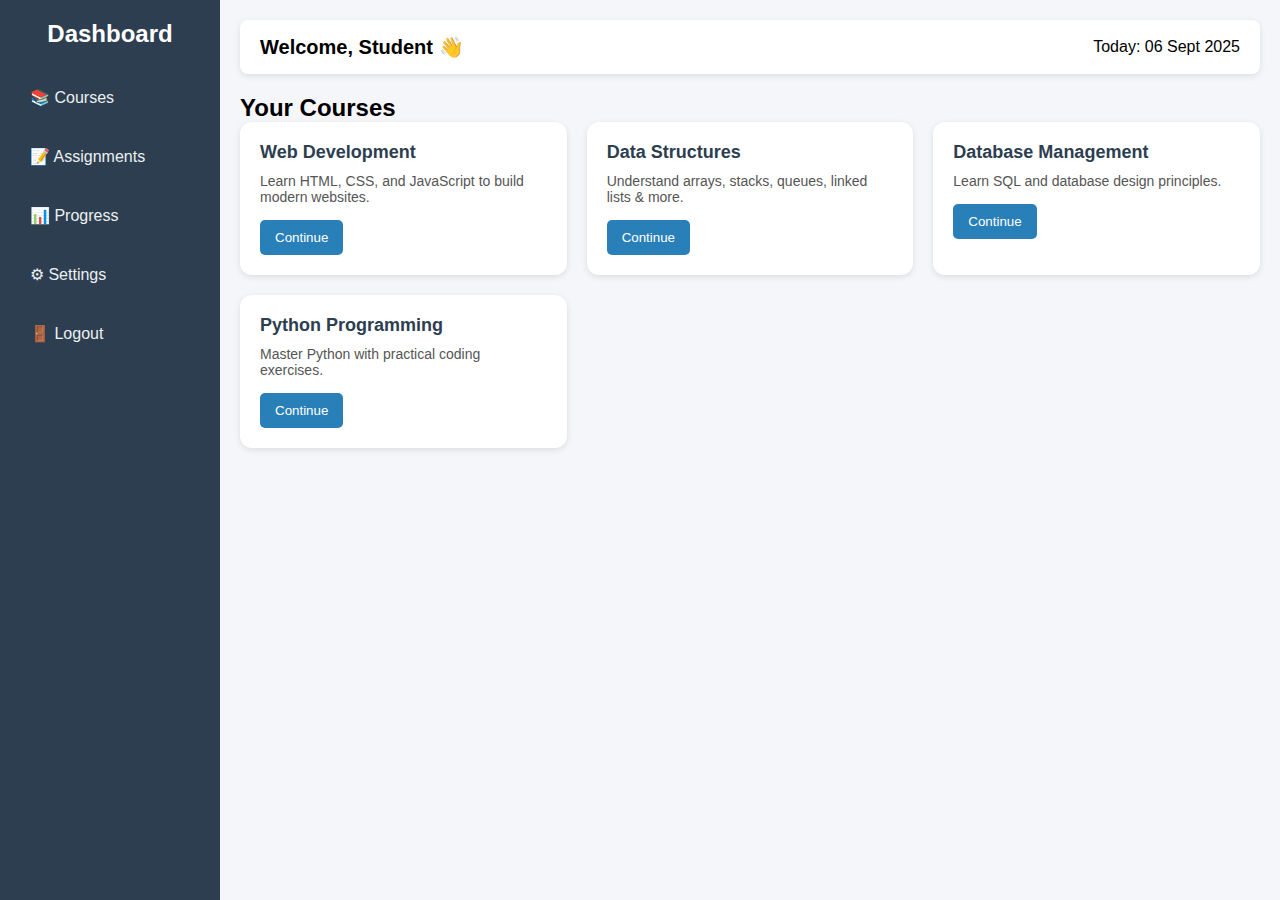
<file: dashboard.html>
<!DOCTYPE html>
<html lang="en">
<head>
  <meta charset="UTF-8">
  <meta name="viewport" content="width=device-width, initial-scale=1.0">
  <title>Student Course Dashboard</title>
  <style>
    * {
      margin: 0;
      padding: 0;
      box-sizing: border-box;
      font-family: "Poppins", sans-serif;
    }

    body {
      display: flex;
      background: #f5f6fa;
      min-height: 100vh;
    }

    /* Sidebar */
    .sidebar {
      width: 220px;
      background: #2c3e50;
      color: #fff;
      padding: 20px;
    }
    .sidebar h2 {
      text-align: center;
      margin-bottom: 30px;
    }
    .sidebar ul {
      list-style: none;
    }
    .sidebar ul li {
      margin: 20px 0;
    }
    .sidebar ul li a {
      text-decoration: none;
      color: #ecf0f1;
      font-size: 16px;
      display: block;
      padding: 10px;
      border-radius: 5px;
      transition: 0.3s;
    }
    .sidebar ul li a:hover {
      background: #34495e;
    }

    /* Main content */
    .main {
      flex: 1;
      padding: 20px;
    }

    /* Header */
    .header {
      background: #fff;
      padding: 15px 20px;
      border-radius: 8px;
      box-shadow: 0 2px 6px rgba(0,0,0,0.1);
      margin-bottom: 20px;
      display: flex;
      justify-content: space-between;
      align-items: center;
    }

    .header h1 {
      font-size: 20px;
    }

    /* Course cards */
    .courses {
      display: grid;
      grid-template-columns: repeat(auto-fit, minmax(250px, 1fr));
      gap: 20px;
    }

    .course-card {
      background: #fff;
      padding: 20px;
      border-radius: 12px;
      box-shadow: 0 2px 6px rgba(0,0,0,0.1);
      transition: 0.3s;
    }
    .course-card:hover {
      transform: translateY(-5px);
    }

    .course-card h3 {
      margin-bottom: 10px;
      font-size: 18px;
      color: #2c3e50;
    }

    .course-card p {
      font-size: 14px;
      color: #555;
      margin-bottom: 15px;
    }

    .course-card button {
      padding: 10px 15px;
      border: none;
      background: #2980b9;
      color: #fff;
      border-radius: 5px;
      cursor: pointer;
      transition: 0.3s;
    }

    .course-card button:hover {
      background: #3498db;
    }
  </style>
</head>
<body>

  <!-- Sidebar -->
  <div class="sidebar">
    <h2>Dashboard</h2>
    <ul>
      <li><a href="#">📚 Courses</a></li>
      <li><a href="#">📝 Assignments</a></li>
      <li><a href="#">📊 Progress</a></li>
      <li><a href="#">⚙ Settings</a></li>
      <li><a href="index.html">🚪 Logout</a></li>
    </ul>
  </div>

  <!-- Main content -->
  <div class="main">
    <div class="header">
      <h1>Welcome, Student 👋</h1>
      <p>Today: 06 Sept 2025</p>
    </div>

    <h2>Your Courses</h2>
    <div class="courses">
      <div class="course-card">
        <h3>Web Development</h3>
        <p>Learn HTML, CSS, and JavaScript to build modern websites.</p>
        <button>Continue</button>
      </div>
      <div class="course-card">
        <h3>Data Structures</h3>
        <p>Understand arrays, stacks, queues, linked lists & more.</p>
        <button>Continue</button>
      </div>
      <div class="course-card">
        <h3>Database Management</h3>
        <p>Learn SQL and database design principles.</p>
        <button>Continue</button>
      </div>
      <div class="course-card">
        <h3>Python Programming</h3>
        <p>Master Python with practical coding exercises.</p>
        <button>Continue</button>
      </div>
    </div>
  </div>

</body>
</html>
</file>
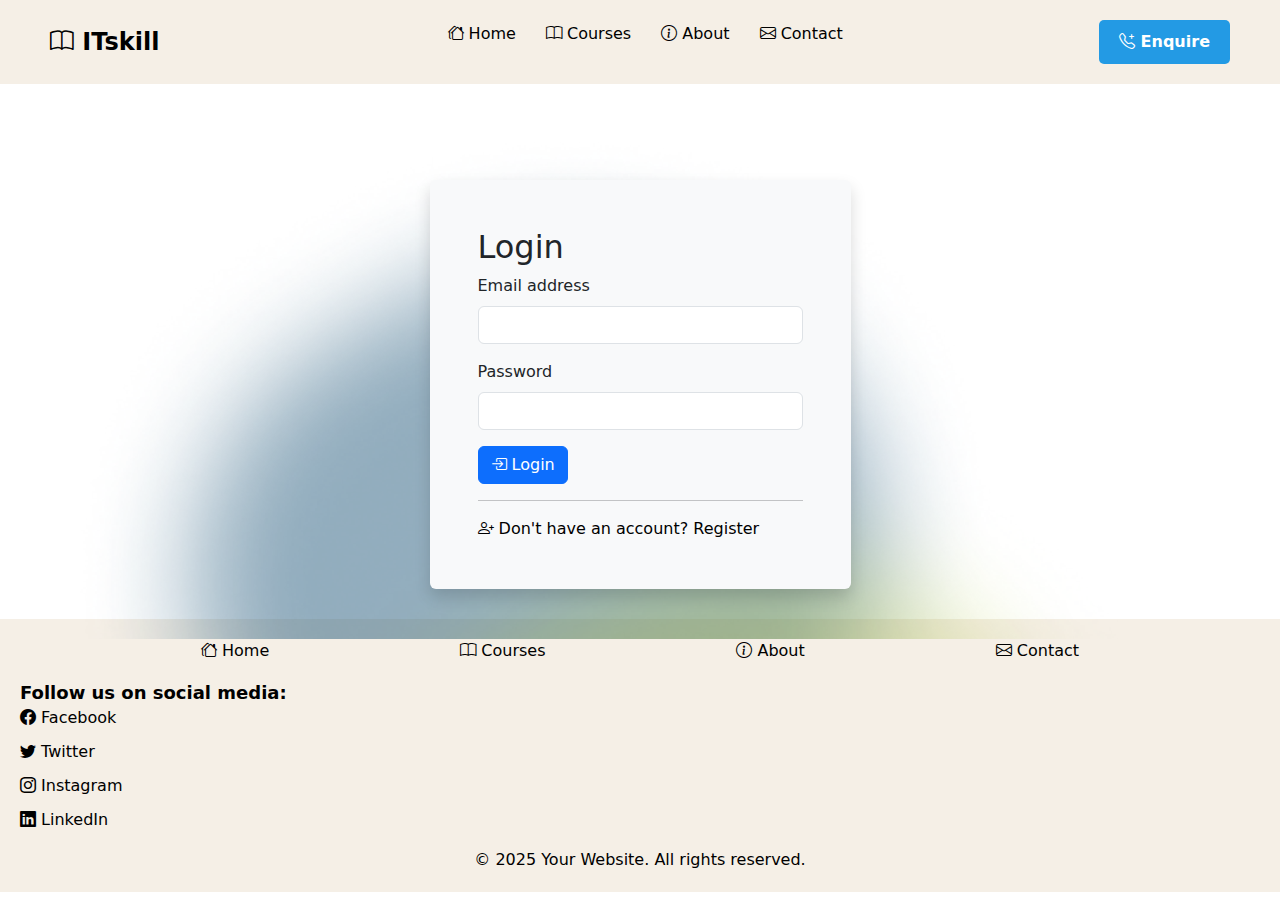
<file: Get-started-login.html>
<!DOCTYPE html>
<html lang="en">

<head>
    <meta charset="UTF-8">
    <meta name="viewport" content="width=device-width, initial-scale=1.0">
    <title>ITskill || Login.</title>
    <link rel="stylesheet" href="styles.css">
    <link href="bootstrap-5.3.7-dist/css/bootstrap.min.css" rel="stylesheet">
    <script src="https://cdn.jsdelivr.net/npm/bootstrap@5.3.7/dist/js/bootstrap.bundle.min.js"
        integrity="sha384-ndDqU0Gzau9qJ1lfW4pNLlhNTkCfHzAVBReH9diLvGRem5+R9g2FzA8ZGN954O5Q"
        crossorigin="anonymous"></script>
    <link href="https://cdn.jsdelivr.net/npm/bootstrap-icons@1.10.5/font/bootstrap-icons.css" rel="stylesheet">
</head>
<style>
    a {
        text-decoration: none;
        color: black;
        justify-content: center;
        text-align: center;
        list-style-type: none;
    }

    .contact-form {
        height: 100%;
        background-image: url('/Image/background-circle.png');
        background-size: cover;
        display: flex;
        justify-content: center;
        align-items: center;
        /* text-align: center; */
        position: relative;
        padding-bottom: 50px;
        margin-bottom: -20px;
    }

    a:hover {
        color: rgb(146, 216, 216);
    }
</style>

<body>
    <!-- Header Start -->
    <header>
        <nav class="navbar">
            <a href="index.html" class="logo"><i class="bi bi-book"></i> ITskill</a>
            <ul class="nav-links" type="none">
                <li class="links"><a href="index.html"><i class="bi bi-houses"></i> Home</a></li>
                <li class="links"><a href="Courses.html"><i class="bi bi-book"></i> Courses</a></li>
                <li class="links"><a href="About.html"><i class="bi bi-info-circle"></i> About</a></li>
                <li class="links"><a href="Contact.html"><i class="bi bi-envelope"></i> Contact</a></li>
            </ul>
            <a href="#" class="login" data-bs-toggle="modal" data-bs-target="#exampleModal"><i
                    class="bi bi-telephone-plus"></i> Enquire</a>
        </nav>
    </header>
    <!-- Header End -->
    <div class="container">
        <div class="row justify-content-center mt-5 contact-form">
            <div class="col-5 login-forms">
                <form id="loginForm" class="bg-light rounded shadow p-5 mt-5" >
                    <h2>Login</h2>
                    <div class="mb-3">
                        <label for="exampleInputEmail1" class="form-label">Email address</label>
                        <input type="email" class="form-control" id="exampleInputEmail1" aria-describedby="emailHelp">
                    </div>
                    <div class="mb-3">
                        <label for="exampleInputPassword1" class="form-label">Password</label>
                        <input type="password" class="form-control" id="exampleInputPassword1">
                    </div>
                    <button type="submit" class="btn btn-primary"><i class="bi bi-box-arrow-in-right"></i>
                        Login</button>
                    <hr>
                    <a href="Get-started_registration.html" alt="Registration page"><i class="bi bi-person-plus"></i>
                        Don't have an account? Register</a>
                </form>
            </div>
        </div>
    </div>
    <!-- Modal -->
    <div class="modal fade" id="exampleModal" tabindex="-1" aria-labelledby="exampleModalLabel" aria-hidden="true">
        <div class="modal-dialog">
            <div class="modal-content">
                <div class="modal-header">
                    <h1 class="modal-title fs-5" id="exampleModalLabel">Enquire Now</h1>
                    <button type="button" class="btn-close" data-bs-dismiss="modal" aria-label="Close"></button>
                </div>
                <div class="modal-body">
                    <h2>Enquire Now</h2>
                    <form id="enquireForm">
                        <div class="mb-3">
                            <label for="name" class="form-label">Name</label>
                            <input type="text" class="form-control" id="uname" required placeholder="Enter your name">
                        </div>
                        <div class="mb-3">
                            <label for="phone" class="form-label">Phone Number</label>
                            <input type="tel" class="form-control" id="uphone" required
                                placeholder="Enter your phone number">
                        </div>
                        <div class="mb-3">
                            <label for="email" class="form-label">Email</label>
                            <input type="email" class="form-control" id="uemail" required placeholder="Enter your email">
                        </div>
                        <div class="mb-3">
                            <label for="message" class="form-label">Message</label>
                            <textarea class="form-control" id="umessage" rows="3"
                                placeholder="Enter your message"></textarea>
                        </div>
                </div>
                <div class="modal-footer">
                    <button type="button" class="btn btn-secondary" data-bs-dismiss="modal"><i
                            class="bi bi-x-circle"></i> Close</button>
                    <button type="button" id="btn" class="btn btn-primary"><i class="bi bi-send-check"></i> Send</button>
                </div>
            </div>
        </div>
    </div>
    <!-- Modal End -->
    <!-- Footer Start -->
    <footer>
        <div class="footer-content">
            <ul class="footer-links" type="none">
                <li><a href="index.html"><i class="bi bi-houses"></i> Home</a></li>
                <li><a href="Courses.html"><i class="bi bi-book"></i> Courses</a></li>
                <li><a href="About.html"><i class="bi bi-info-circle"></i> About</a></li>
                <li><a href="Contact.html"><i class="bi bi-envelope"></i> Contact</a></li>
            </ul>
            <p class="social-para">Follow us on social media:</p>
            <ul class="socials" type="none">
                <li><a href="#"><i class="bi bi-facebook"></i> Facebook</a></li>
                <li><a href="#"><i class="bi bi-twitter"></i> Twitter</a></li>
                <li><a href="#"><i class="bi bi-instagram"></i> Instagram</a></li>
                <li><a href="#"><i class="bi bi-linkedin"></i> LinkedIn</a></li>
            </ul>

            <p>&copy; 2025 Your Website. All rights reserved.</p>
        </div>
    </footer>
    <!-- Footer End -->
     <script src="login.js"></script>
</body>

</html>
</file>
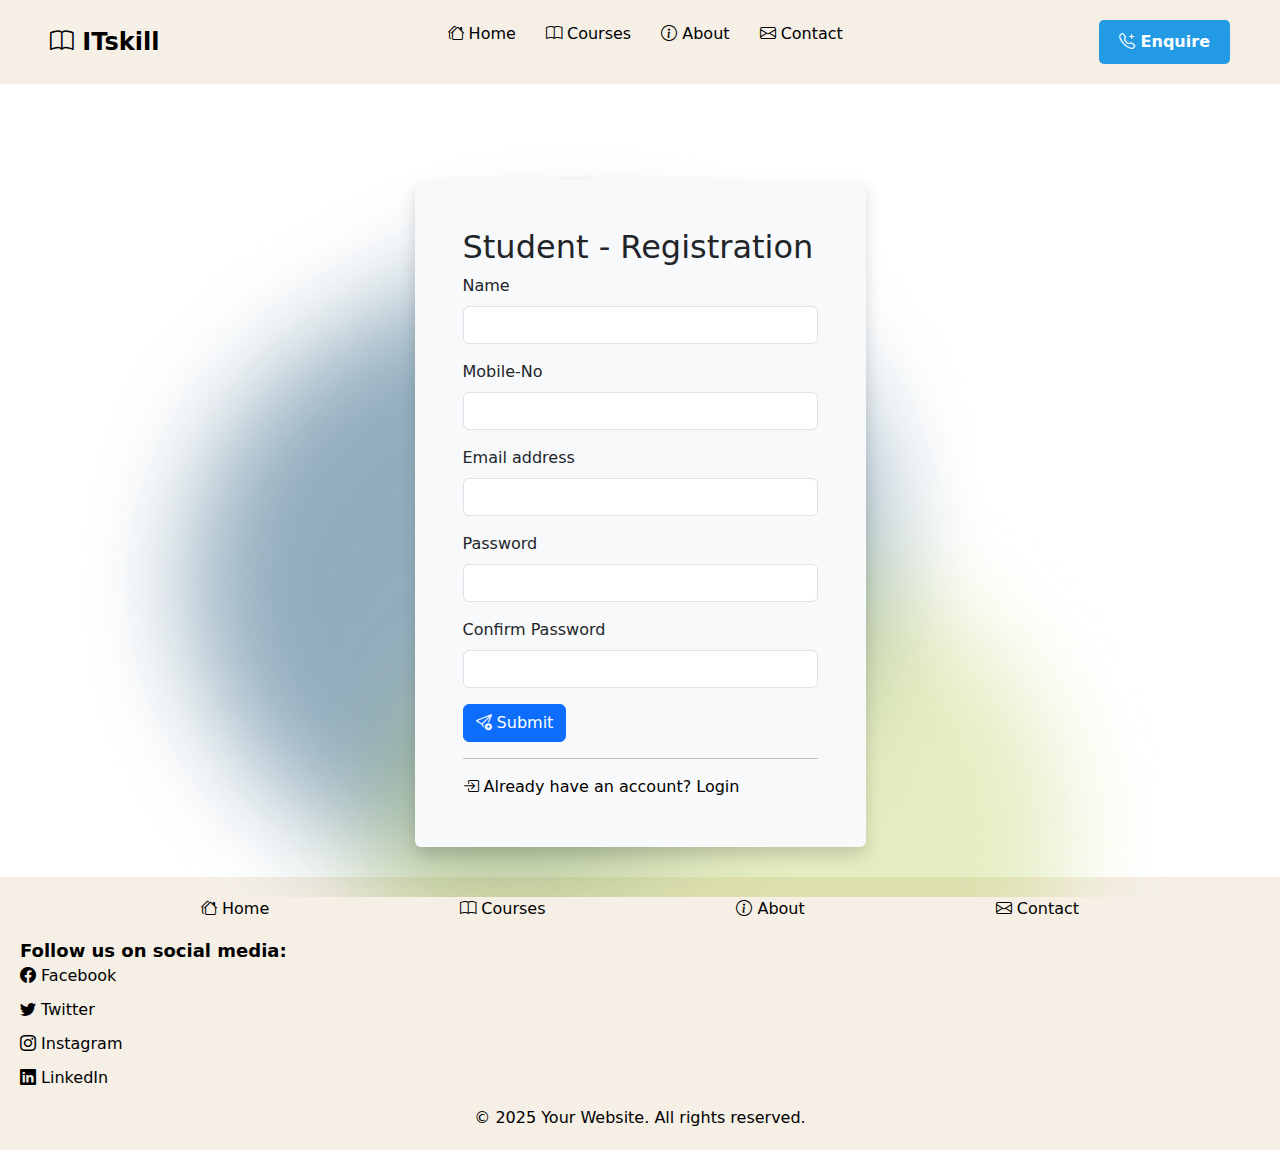
<file: Get-started_registration.html>
<!DOCTYPE html>
<html lang="en">

<head>
    <meta charset="UTF-8">
    <meta name="viewport" content="width=device-width, initial-scale=1.0">
    <title>Document</title>
    <link rel="stylesheet" href="styles.css">
    <link href="bootstrap-5.3.7-dist/css/bootstrap.min.css" rel="stylesheet">
    <script src="https://cdn.jsdelivr.net/npm/bootstrap@5.3.7/dist/js/bootstrap.bundle.min.js"
        integrity="sha384-ndDqU0Gzau9qJ1lfW4pNLlhNTkCfHzAVBReH9diLvGRem5+R9g2FzA8ZGN954O5Q"
        crossorigin="anonymous"></script>
    <link href="https://cdn.jsdelivr.net/npm/bootstrap-icons@1.10.5/font/bootstrap-icons.css" rel="stylesheet">
</head>
<style>
    a {
        text-decoration: none;
        color: black;
        justify-content: center;
        text-align: center;
        list-style-type: none;
    }

    .contact-form {
        height: 100%;
        background-image: url('/Image/background-circle.png');
        background-size: cover;
        display: flex;
        justify-content: center;
        align-items: center;
        /* text-align: center; */
        position: relative;
        padding-bottom: 50px;
        margin-bottom: -20px;
    }

    a:hover {
        color: rgb(146, 216, 216);
    }
</style>

<body>
    <!-- Header Start -->
    <header>
        <nav class="navbar">
            <a href="index.html" class="logo"><i class="bi bi-book"></i> ITskill</a>
            <ul class="nav-links" type="none">
                <li class="links"><a href="index.html"><i class="bi bi-houses"></i> Home</a></li>
                <li class="links"><a href="Courses.html"><i class="bi bi-book"></i> Courses</a></li>
                <li class="links"><a href="About.html"><i class="bi bi-info-circle"></i> About</a></li>
                <li class="links"><a href="Contact.html"><i class="bi bi-envelope"></i> Contact</a></li>
            </ul>
            <a href="Enquire_Model.html" class="login" data-bs-toggle="modal" data-bs-target="#exampleModal"><i
                    class="bi bi-telephone-plus"></i> Enquire</a>
        </nav>
    </header>
    <!-- Header End -->
    <!-- Registration Form -->
    <div class="container">
        <div class="row justify-content-center mt-5 contact-form">
            <div class="col-5">
                <form class="bg-light p-4 rounded shadow p-5 mt-5">
                    <h2> Student - Registration </h2>
                    <div class="mb-3">
                        <label for="exampleInputname" class="form-label">Name</label>
                        <input type="text" class="form-control" id="exampleInputname" aria-describedby="nameHelp">
                        <!-- <div id="nameHelp" class="form-text">We'll never share your name with anyone else.</div> -->
                    </div>
                    <div class="mb-3">
                        <label for="exampleInputMobile" class="form-label">Mobile-No</label>
                        <input type="text" class="form-control" id="exampleInputMobile" aria-describedby="mobileHelp">
                        <!-- <div id="mobileHelp" class="form-text">We'll never share your mobile number with anyone else.</div> -->
                    </div>
                    <div class="mb-3">
                        <label for="exampleInputEmail1" class="form-label">Email address</label>
                        <input type="email" class="form-control" id="exampleInputEmail1" aria-describedby="emailHelp">
                        <!-- <div id="emailHelp" class="form-text">We'll never share your email with anyone else.</div> -->
                    </div>
                    <div class="mb-3">
                        <label for="exampleInputPassword1" class="form-label">Password</label>
                        <input type="password" class="form-control" id="exampleInputPassword1">
                    </div>
                    <div class="mb-3">
                        <label for="exampleInputPassword1" class="form-label">Confirm Password</label>
                        <input type="password" class="form-control" id="exampleInputPassword1">
                    </div>
                    <!-- <div class="mb-3 form-check">
                        <input type="checkbox" class="form-check-input" id="exampleCheck1">
                        <label class="form-check-label" for="exampleCheck1">Check me out</label>
                    </div> -->
                    <button type="submit" class="btn btn-primary"> <i class="bi bi-send-plus"></i> Submit</button>
                    <hr>
                    <a href="Get-started-login.html" alt="login-page"><i class="bi bi-box-arrow-in-right"></i> Already
                        have an account? Login</a>
                </form>
            </div>
        </div>
    </div>
    <!-- Footer Start -->
    <footer>
        <div class="footer-content">
            <ul class="footer-links" type="none">
                <li><a href="index.html"><i class="bi bi-houses"></i> Home</a></li>
                <li><a href="Courses.html"><i class="bi bi-book"></i> Courses</a></li>
                <li><a href="About.html"><i class="bi bi-info-circle"></i> About</a></li>
                <li><a href="Contact.html"><i class="bi bi-envelope"></i> Contact</a></li>
            </ul>
            <p class="social-para">Follow us on social media:</p>
            <ul class="socials" type="none">
                <li><a href="#"><i class="bi bi-facebook"></i> Facebook</a></li>
                <li><a href="#"><i class="bi bi-twitter"></i> Twitter</a></li>
                <li><a href="#"><i class="bi bi-instagram"></i> Instagram</a></li>
                <li><a href="#"><i class="bi bi-linkedin"></i> LinkedIn</a></li>
            </ul>

            <p>&copy; 2025 Your Website. All rights reserved.</p>
        </div>
    </footer>
    <!-- Footer End -->
</body>

</html>
</file>
<file: styles.css>
body {
    margin: 0;
    padding: 0;
}

/* API start */
.card-small {
    display: flex;
    flex-direction: row;
    justify-content: space-between;
    text-align: center;
    font-size: 14px;
}

/* API end */

/* Header Start */

a {
    text-decoration: none !important;
    color: black;
}

.navbar {
    display: flex !important;
    justify-content: space-between !important;
    align-items: center !important;
    padding: 20px 50px !important;
    background-color: rgb(245, 239, 230) !important;
}

.nav-links {
    display: flex;
    list-style: none;
    justify-content: space-between;
    text-decoration: none;

}

.nav-links li {
    margin: 0 15px;
    text-decoration: none;
}

.nav-links li a {
    color: black;
    font-weight: 500;
    text-decoration: none !important;
}

.nav-links li a:hover {
    color: rgb(35, 154, 228);
}

.logo {
    font-size: 24px;
    font-weight: bold;
    color: black;
}

.logo:hover {
    color: rgb(35, 154, 228);
}

.enquire {
    padding: 10px 20px;
    background-color: rgb(35, 154, 228);
    color: white;
    border-radius: 5px;
    font-weight: bold;
    margin-right: 20px;
}

.login {
    padding: 10px 20px;
    background-color: rgb(35, 154, 228);
    color: white;
    border-radius: 5px;
    font-weight: bold;
}

.login:hover {
    background-color: rgba(25, 123, 198, 0.24);
    color: black;
}


/* Header END */
/* Calculator Start */
.CalculateFees {
    padding: 10px 20px !important;
    background-color: rgb(35, 154, 228) !important;
    color: white !important;
    border-radius: 5px !important;
    font-weight: bold !important;
    position: fixed !important;
    bottom: 300px !important;
    right: 20px !important;
    z-index: 1000 !important;
    width: 120px !important;
    height: 50px !important;
    box-shadow: 0 4px 8px rgba(0, 0, 0, 0.1) !important;
    border: none !important;
    cursor: pointer !important;
    font-size: 12px !important;
}

.CalculateFees:hover {
    background-color: rgba(25, 123, 198, 0.24) !important;
    color: black !important;
}

/* Calculator End */
/* Hero Section Start */
.hero {
    /* height: 100px; */
    /* background-image: url('https://images.unsplash.com/photo-1506748686214-e9df14d4d9d0?ixlib=rb-1.2.1&ixid=MnwxMjA3fDB8MHxwaG90by1wYWdlfHx8fGVufDB8fHx8&auto=format&fit=crop&w=1170&q=80'); */
    background-size: cover;
    display: flex;
    margin-top: 40px;
    flex-direction: column;
    justify-content: center;
    align-items: center;
    text-align: center;
}

.hero-header {
    font-size: 30px;
    font-weight: bold;
    color: black;
}

/* .hero-header::first-letter{
    color: rgb(27, 219, 245);
} */
.hero-span {
    color: rgb(27, 219, 245)
}

.hero-p {
    font-size: 18px;
    /* color: rgb(35, 154, 228); */
    margin: 10px 0;
    width: 930px;
    max-width: 100%;
}

/* .hero-p::first-line{
    color: red;
} */
/* Hero Section End */
/* Courses Start */
.enroll-banner {
    position: relative;
    z-index: 1;
    overflow: hidden;
}

.enroll-banner::before {
    content: "";
    position: absolute;
    top: 0;
    left: 0;
    width: 100%;
    height: 100%;
    background: url(/Image/Courses-enroll.jpg) center center/cover no-repeat;
    filter: blur(5px);
    z-index: -1;
}


.card-title {
    font-size: 19px;
    font-weight: bold;
    color: rgb(35, 154, 228);
    margin-bottom: 10px;
}

.card-text {
    font-size: 12px;
    color: black;
    margin-bottom: 15px;
}

.row-title {
    text-align: center;
    font-size: 30px;
    font-weight: bold;
    margin-top: 20px;
    /* background-color: rgba(25, 123, 198, 0.24); */
}

.courses {
    display: flex;
    flex-wrap: wrap;
    flex-direction: row;
    align-items: center;
    /* justify-content: center; */
    background-color: rgba(206, 42, 42, 0.1);
    padding: 0px 50px;
}

.card-img-bkp {
    background-color: rgba(206, 42, 42, 0.1);
    padding: 20px;
    border-radius: 10px;
    box-shadow: 0 4px 8px rgba(0, 0, 0, 0.1);
    margin: 20px auto;
    width: 100%;
}

.course {
    width: 300px;
    margin: 15px;
    padding: 20px;
    border: 1px solid rgb(35, 154, 228);
    border-radius: 10px;
    text-align: center;
    /* background-color: rgb(245, 239, 230); */
    background-color: rgba(255, 255, 255, 0.8) !important;
    box-shadow: 0 4px 8px rgba(0, 0, 0, 0.1) !important;
}

.course img {
    max-width: 100%;
    height: auto;
    border-radius: 5px;
}

.course-details {
    display: flex;
    flex-direction: row;
    align-items: center;
    justify-content: space-between;
    margin-top: 10px;
}

.course-details p {
    font-size: 25px;
    font-weight: bold;
    color: rgb(35, 154, 228);
}

.course-details a {
    padding: 10px 20px;
    background-color: rgb(35, 154, 228);
    color: white;
    font-size: 12px;
    border-radius: 30px;
    font-weight: bold;
}

.course-details a:hover {
    background-color: rgba(25, 123, 198, 0.24);
    color: black;
}

.course-details p:hover {
    color: black;
}

.course-btn {
    padding: 10px 20px;
    background-color: rgb(35, 154, 228);
    color: white;
    font-size: 12px;
    border-radius: 30px;
    font-weight: bold;
}

.course-btn a {
    color: white;
    text-decoration: none;
}

.course-btn a:hover {
    background-color: rgba(25, 123, 198, 0.24);
    color: black;
}

/* Courses End */
/* Footer Start */
/* .socials{
    display: flex;
    justify-content: center;
    list-style: none;
    padding: 0;
    gap: 20px;
} */
.social-para {
    font-size: 18px;
    color: black;
    margin-bottom: 10px;
    text-align: left;
    font-weight: bold;
}

.socials {
    display: flex;
    justify-content: space-evenly;
    list-style: none;
    padding: 0;
    gap: 10px;
    flex-wrap: wrap;
    flex-direction: column;
    align-content: flex-start;
    align-items: baseline;
}

.footer-links {
    display: flex;
    justify-content: space-evenly;
    list-style: none;
    padding: 0;
    gap: 10px;
    flex-wrap: wrap;
    flex-direction: row;
    align-content: flex-start;
    align-items: baseline;
}

.footer-content a {
    text-decoration: none;
    color: black;
    /* font-weight: bold; */
}

.footer-content a:hover {
    color: rgb(35, 154, 228);
}

.footer-content a {
    text-decoration: none;
    color: black;
}

.footer-content {
    background-color: rgb(245, 239, 230);
    padding: 20px;
    text-align: center;
}

.footer-content p {
    margin: 0;
    color: black;
}

.footer-content p:hover {
    color: black;
}

/* Footer End */
/* Banner Start */
.banner {
    height: 535px;
    background-image: url('/Image/background-circle.png');
    background-size: cover;
    display: flex;
    justify-content: center;
    align-items: center;
    text-align: center;
    position: relative;
}

.banner-text {
    position: relative;
    z-index: 2;
}

.banner-text h1 {
    padding-left: 25px;
    font-size: 41px;
    padding-top: 125px;
    text-align: center;
}

.banner-text span {
    color: dodgerblue;
    font-weight: bold;
    font-size: larger;
}

.banner-buttons {
    display: flex;
    justify-content: center;
    margin-top: 20px;
}

.banner-buttons a {
    text-decoration: none;
    color: white;
}

.banner-buttons a:hover {
    background-color: rgba(25, 123, 198, 0.24);
    color: black;
}

.banner-btn {
    margin: 10px;
    padding: 15px 30px;
    background-color: rgb(35, 154, 228);
    color: white;
    font-size: 16px;
    border-radius: 30px;
    font-weight: bold;
    margin-top: 20px;
}

.banner-text p {
    text-align: center;
    line-height: 25px;
    font-weight: bold;
    width: 534px;
    margin-left: 383px;
}

.banner-content {
    /* background:url('/Image/Banner-head.jpg') no-repeat center center; */
    height: 100%;
    width: 100%;
    background-size: cover;
    display: flex;
    flex-direction: column;
    /* justify-content: center;
    align-items: center;
    text-align: center; */
    /* padding: 50px 20px; */
    color: white;
    text-shadow: 2px 2px 4px rgba(0, 0, 0, 0.5);
    background-color: rgb(25 123 198 / 10%);
}

/* Banner End */
/* Login And Registration Start */
.login-sesction:hover {
    color: aqua;
}

/* End LR */
/* Let’s Connect Start */
.let-form {
    margin-top: 50px;
    padding: 20px;
    background-color: rgba(255, 255, 255, 0.8);
    border-radius: 10px;
}

.lets-connect {
    margin-top: 50px;
    padding: 20px;
    background-color: rgba(255, 255, 255, 0.8);
    border-radius: 10px;
}

/* Let’s Connect End */
/* About why */
.hire-why-choose-info {
    width: 150px;
    padding: 10px;
    text-align: center;
    border: 1px solid #e0e0e0;
    box-shadow: 0 2px 8px rgba(0, 0, 0, 0.05);
}

.hire-why-choose-info img {
    width: 50px;
    height: 50px;
    object-fit: contain;
    margin-bottom: 10px;
}

.hire-why-choose-info p {
    font-size: 12px;
    margin: 0;
}

.why-header {
    text-align: center;
}

.why-header span {
    color: aqua;
}

/* Media Query Start */
@media screen and (max-width: 768px) {
    /* .navbar {
        flex-direction: column;
        align-items: flex-start;
    } */

    .nav-links {
        flex-direction: row;
        width: 100%;
        justify-content: left;
        margin-left: -55px;
        gap: 9px;
    }

    .nav-links li {
        margin: 10px 0;
    }

    .hero-header {
        font-size: 24px;
    }

    .hero-p {
        font-size: 16px;
        width: 100%;
    }

    .courses {
        flex-direction: column;
        align-items: center;
    }

    .course {
        width: 90%;
    }

    .banner-text p {
        text-align: center;
        line-height: 25px;
        font-weight: bold;
        margin: 0 auto;
        width: 325px;
    }

    .mobile {
        margin-left: -46px;
        width: 333px;
    }
}

.login-forms {
    width: 445px !important;
}

.mobile-a {
    width: 163px;
    margin-left: -40px;
}

/* About google */
.google-card {
    flex-wrap: wrap;
    max-width: 1000px;
}
</file>
